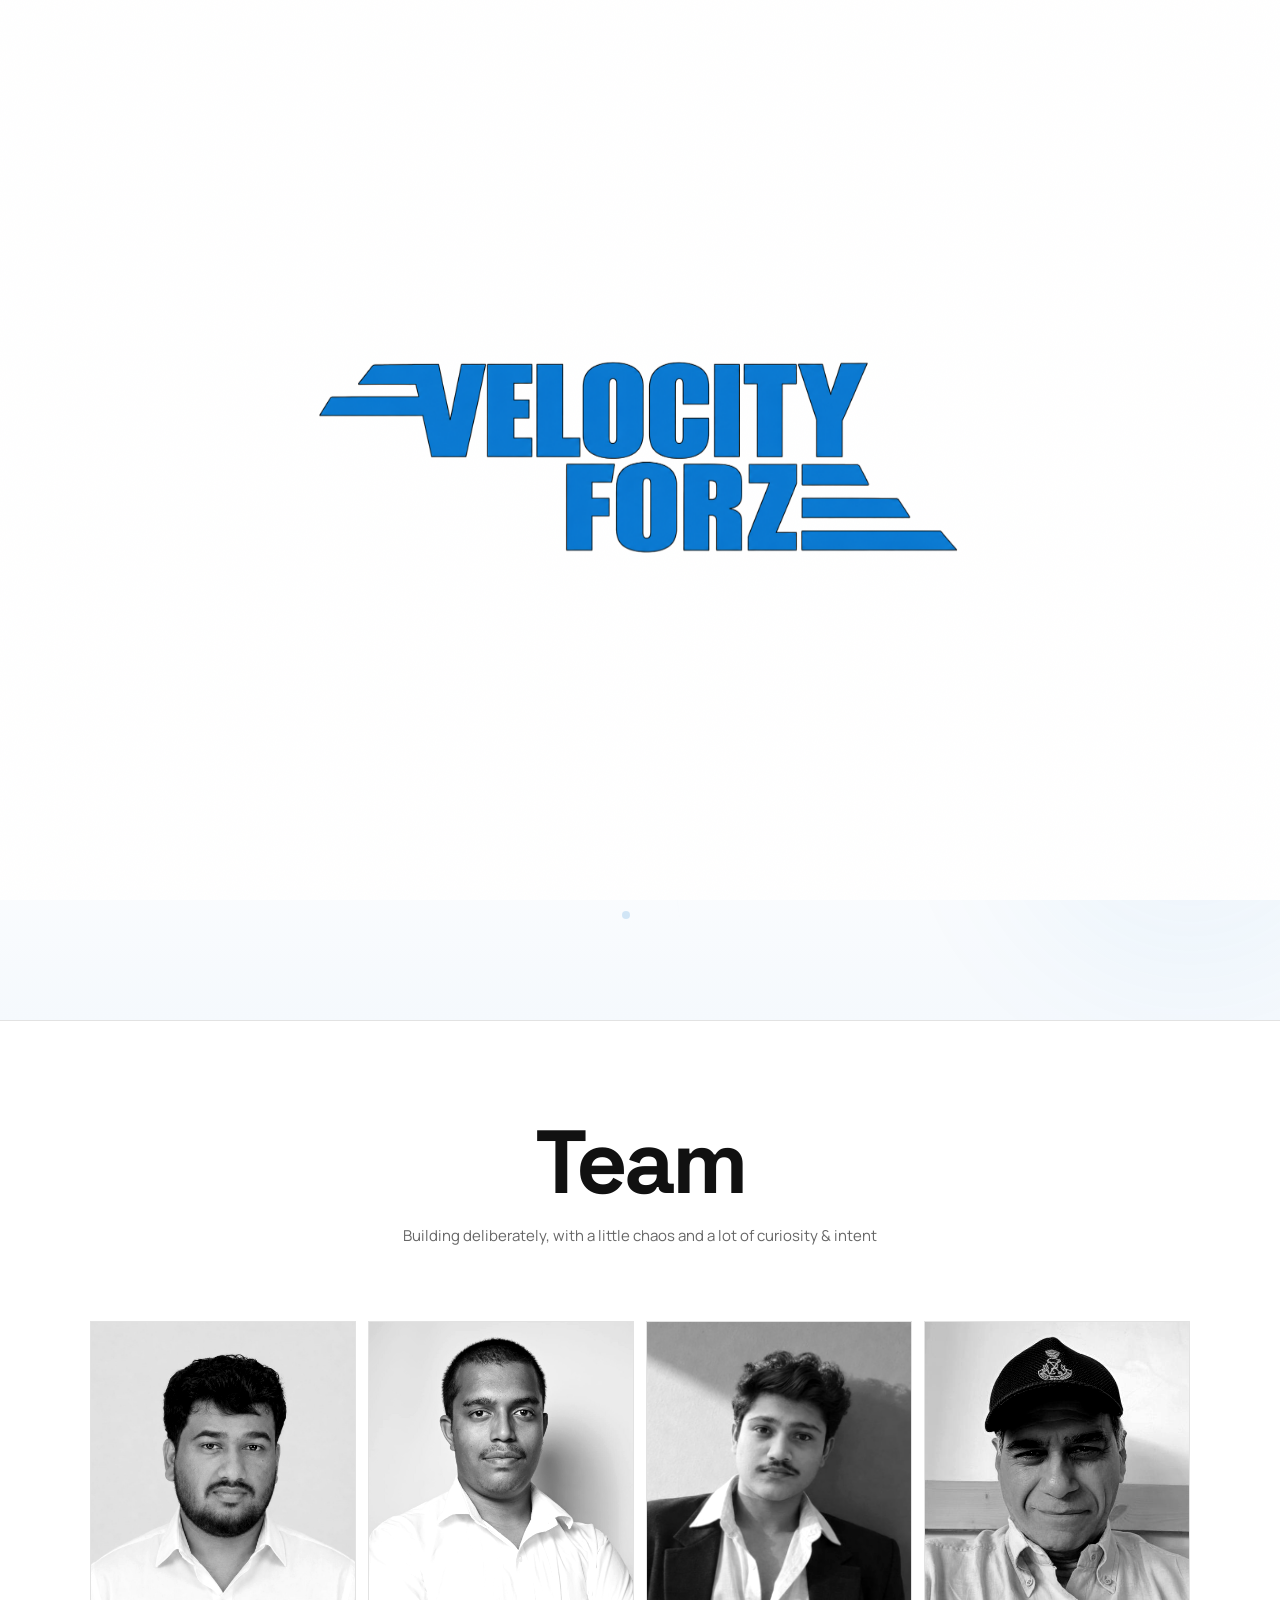
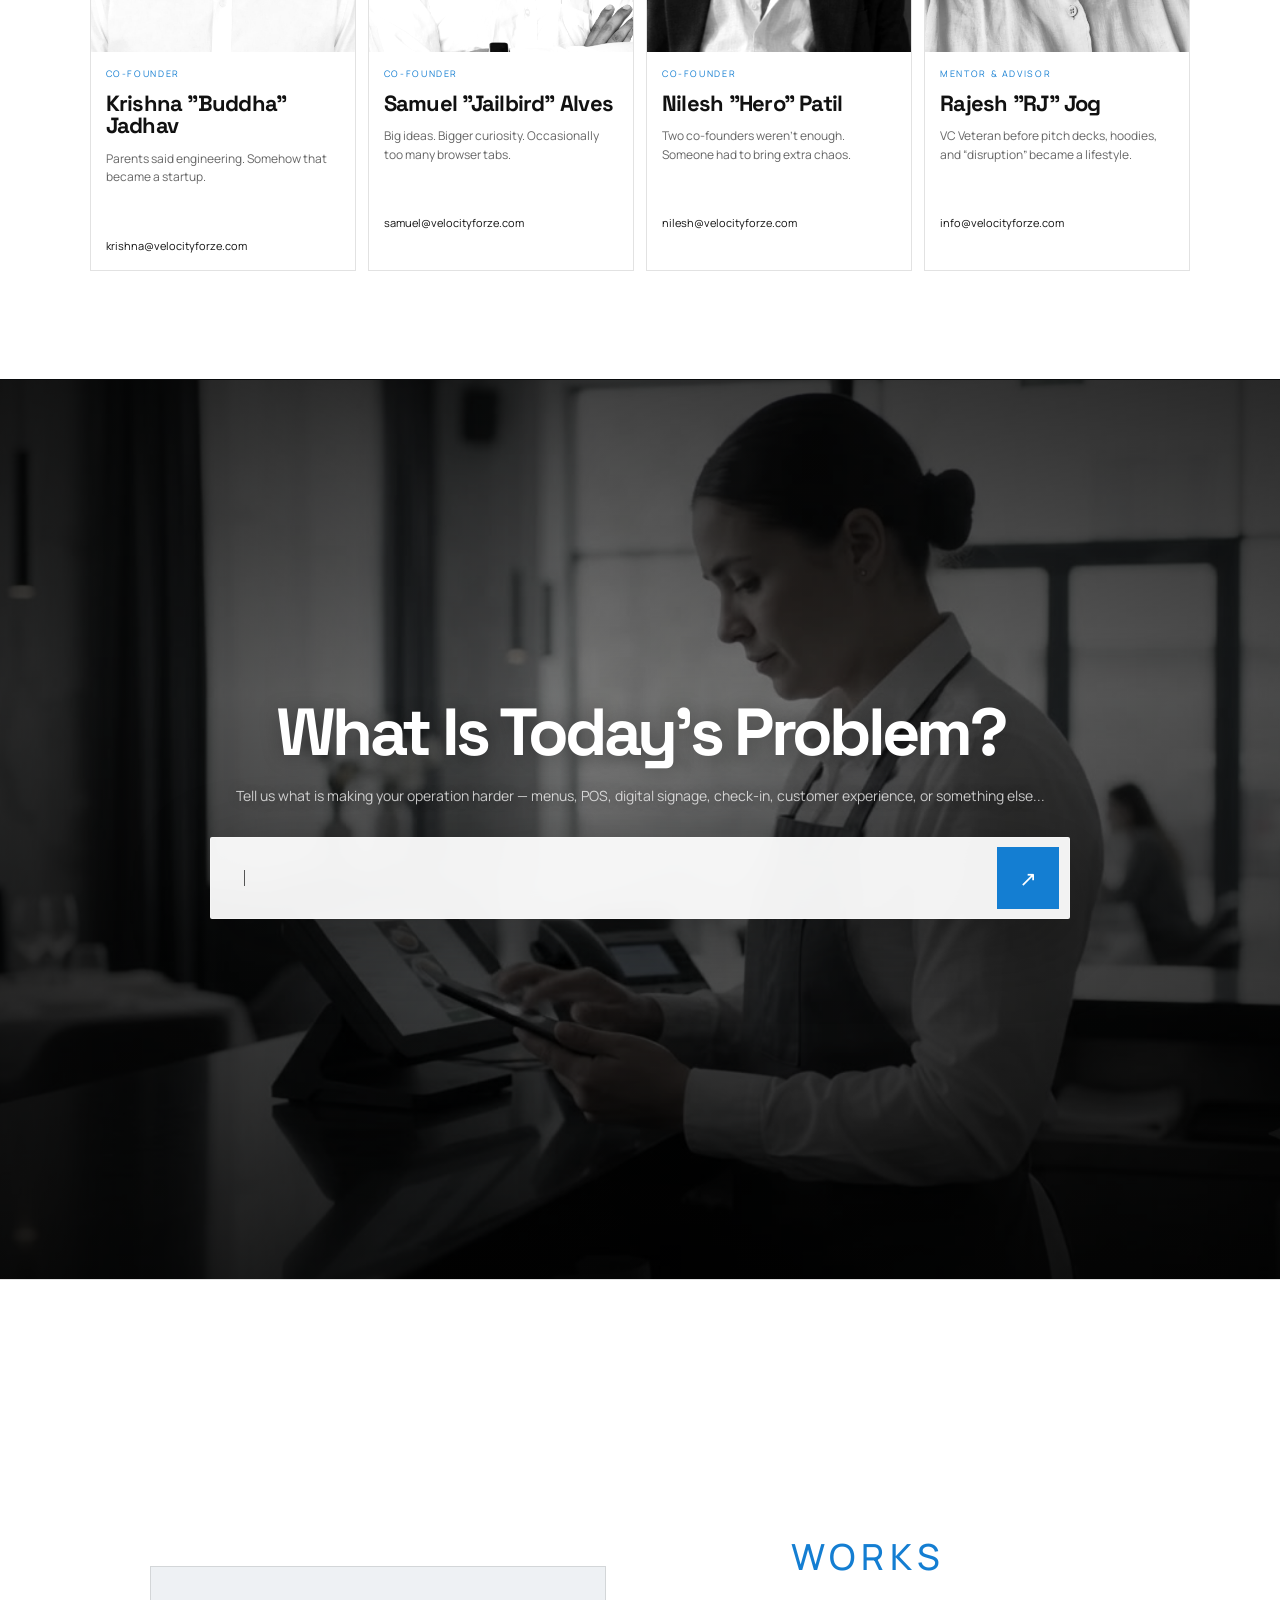
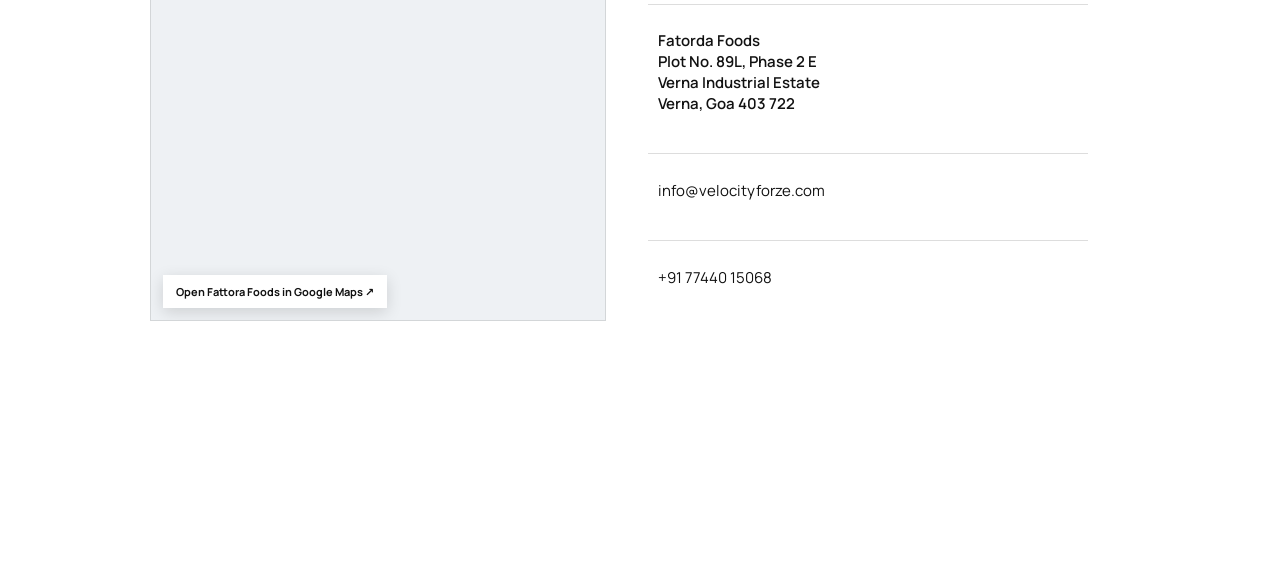
<file: index.html>
<!doctype html>
<html lang="en">
<head>
  <meta charset="UTF-8" />
  <meta name="viewport" content="width=device-width, initial-scale=1.0" />
  <meta name="description" content="Velocity Forze — AI-led technology for the HoReCa industry." />
  <title>Velocity Forze</title>
  <link rel="preconnect" href="https://fonts.googleapis.com">
  <link rel="preconnect" href="https://fonts.gstatic.com" crossorigin>
  <link href="https://fonts.googleapis.com/css2?family=Manrope:wght@400;500;600;700;800&family=Space+Grotesk:wght@400;500;600;700&display=swap" rel="stylesheet">
  <link rel="stylesheet" href="style.css" />
</head>
<body>
  <div class="opening" id="opening" aria-hidden="false">
    <div class="opening-noise"></div>
    <div class="opening-mark" aria-hidden="true"></div>
  </div>

  <div class="logo-dock" id="logoDock">
    <button class="brand-button" id="brandButton" aria-label="Return to opening screen">
      <img src="assets/velocity-forze-logo-blue.png" alt="Velocity Forze" />
    </button>
  </div>

  <header class="site-nav" id="siteNav">
    <nav aria-label="Main navigation">
      <a href="#home" class="active">Home</a>
      <a href="#about">About</a>
      <a href="#us">Us</a>
      <a href="#problem">Problem</a>
      <a href="#contact">Contact</a>
    </nav>
  </header>

  <main>
    <!-- Home is intentionally empty beside the logo. -->
    <section class="home" id="home" aria-label="Home"></section>

    <section class="section about" id="about">
      <div class="ambient ambient-a"></div>
      <div class="ambient ambient-b"></div>
      <div class="network" aria-hidden="true">
        <span class="node n1"></span><span class="node n2"></span><span class="node n3"></span>
        <span class="node n4"></span><span class="node n5"></span><span class="node n6"></span>
        <i class="line l1"></i><i class="line l2"></i><i class="line l3"></i>
        <i class="line l4"></i><i class="line l5"></i><i class="line l6"></i>
      </div>
      <div class="content content-center reveal">
        <h1>We’re Building<span>…</span></h1>
        <p class="lead">Stealth-mode startup working on a range of AI & tech solutions for the HoReCa industry.</p>
      </div>
    </section>

    <section class="section us" id="us">
      <div class="content content-center reveal">
        <h2>Team</h2>
        <p class="sublead section-intro">Building deliberately, with a little chaos and a lot of curiosity & intent</p>
      </div>

      <div class="team-grid">
        <article class="person-card reveal">
          <div class="portrait"><img src="assets/team/krishnamurthy-jadhav.jpg" alt="Krishnamurthy Jadhav"></div>
          <div class="person-meta"><span>Co-Founder</span><h3>Krishna "Buddha" Jadhav</h3><p>Parents said engineering. Somehow that became a startup.</p><a href="mailto:krishna@velocityforze.com">krishna@velocityforze.com</a></div>
        </article>
        <article class="person-card reveal">
          <div class="portrait"><img src="assets/team/samuel-alves.jpg" alt="Samuel Alves"></div>
          <div class="person-meta"><span>Co-Founder</span><h3>Samuel "Jailbird" Alves</h3><p>Big ideas. Bigger curiosity. Occasionally too many browser tabs.</p><a href="mailto:samuel@velocityforze.com">samuel@velocityforze.com</a></div>
        </article>
        <article class="person-card reveal">
          <div class="portrait"><img src="assets/team/nilesh-patil.jpg" alt="Nilesh Patil"></div>
          <div class="person-meta"><span>Co-Founder</span><h3>Nilesh "Hero" Patil</h3><p>Two co-founders weren’t enough. Someone had to bring extra chaos.</p><a href="mailto:nilesh@velocityforze.com">nilesh@velocityforze.com</a></div>
        </article>
        <article class="person-card mentor reveal">
          <div class="portrait"><img src="assets/team/rajas-joes.jpg" alt="Rajesh Jog"></div>
          <div class="person-meta"><span>Mentor & Advisor</span><h3>Rajesh "RJ" Jog</h3><p>VC Veteran before pitch decks, hoodies, and “disruption” became a lifestyle.</p><a href="mailto:info@velocityforze.com">info@velocityforze.com</a></div>
        </article>
      </div>
    </section>

    <section class="section problem" id="problem">
      <video class="problem-video" id="problemVideo" autoplay muted loop playsinline preload="metadata" poster="assets/video/problem-poster.jpg" aria-hidden="true">
        <source src="assets/video/problem-ho-reca.mp4" type="video/mp4">
      </video>
      <div class="problem-vignette"></div>
      <div class="problem-center reveal">
        <h2>What Is Today’s Problem?</h2>
        <p class="problem-byline">Tell us what is making your operation harder — menus, POS, digital signage, check-in, customer experience, or something else...</p>
        <form id="problemForm" class="problem-form">
          <label class="sr-only" for="problemInput">How can we help?</label>
          <span class="typing-placeholder" id="problemPromptText" aria-hidden="true"><span class="typing-caret"></span></span>
          <input id="problemInput" name="problem" type="text" autocomplete="off" required />
          <button type="submit" aria-label="Send problem">↗</button>
        </form>
        <div class="problem-response" id="problemResponse" aria-live="polite"></div>
      </div>
    </section>

    <section class="section contact" id="contact">
      <div class="contact-grid reveal">
        <div class="map-card" aria-label="Fattora Foods location on Google Maps">
          <iframe
            title="Fattora Foods on Google Maps"
            src="https://www.google.com/maps?q=Fattora%20Foods%2C%209W8H%2BR5P%2C%20L-90-2-E%2C%20Verna%20Industrial%20Estate%2C%20Verna%2C%20Nagve%2C%20Goa%20403722&output=embed"
            loading="lazy"
            referrerpolicy="no-referrer-when-downgrade"
            allowfullscreen>
          </iframe>
          <a class="map-overlay-link" href="https://maps.app.goo.gl/F9hnChiTCSxihVnQ9" target="_blank" rel="noopener noreferrer">Open Fattora Foods in Google Maps ↗</a>
        </div>
        <div class="contact-info">
          <p class="contact-kicker">WORKS</p>
          <div class="contact-rule"></div>
          <div class="contact-details">
            <div>
              <p><strong>Fatorda Foods</strong><br><strong>Plot No. 89L, Phase 2 E</strong><br><strong>Verna Industrial Estate</strong><br><strong>Verna, Goa 403 722</strong></p>
            </div>
            <div class="contact-rule"></div>
            <div>
              <a href="mailto:info@velocityforze.com">info@velocityforze.com</a>
            </div>
            <div class="contact-rule"></div>
            <div>
              <a href="tel:+917744015068">+91 77440 15068</a>
            </div>
          </div>
        </div>
      </div>
    </section>
  </main>

  <script src="script.js"></script>
</body>
</html>
</file>
<file: style.css>
:root{
  --black:#05070a;
  --ink:#0b0e13;
  --white:#fff;
  --muted:#929aa6;
  --line:rgba(255,255,255,.12);
  --blue:#4da8ff;
  --ease:cubic-bezier(.77,0,.18,1);
}
*{box-sizing:border-box}
html{scroll-behavior:auto}
body{margin:0;background:var(--black);color:#f5f7fa;font-family:Manrope,system-ui,sans-serif;overflow-x:hidden;overflow-y:auto}
a{color:inherit}
button,input{font:inherit}

.opening{position:fixed;inset:0;z-index:900;background:#fff;pointer-events:none;transition:opacity .65s ease,visibility .65s ease}
.opening.is-done{opacity:0;visibility:hidden}
.opening-noise{position:absolute;inset:0;opacity:.035;background-image:url("data:image/svg+xml,%3Csvg xmlns='http://www.w3.org/2000/svg' width='160' height='160' viewBox='0 0 160 160'%3E%3Cfilter id='n'%3E%3CfeTurbulence type='fractalNoise' baseFrequency='.9' numOctaves='2' stitchTiles='stitch'/%3E%3C/filter%3E%3Crect width='100%25' height='100%25' filter='url(%23n)'/%3E%3C/svg%3E")}

.logo-dock{position:fixed;z-index:1000;left:50%;top:50%;width:min(70vw,760px);transform:translate(-50%,-50%);transform-origin:center;pointer-events:none;will-change:left,top,width,transform}
.brand-button{display:block;width:100%;padding:0;border:0;background:transparent;cursor:pointer;pointer-events:auto}
.brand-button img{display:block;width:100%;height:auto}

.site-nav{position:fixed;z-index:800;left:0;right:0;top:0;height:82px;display:flex;align-items:center;justify-content:flex-end;padding:0 34px;background:linear-gradient(to bottom,rgba(5,7,10,.92),rgba(5,7,10,.48),transparent);opacity:0;transform:translateY(-16px);pointer-events:none;transition:opacity .55s ease,transform .55s var(--ease)}
.site-nav.is-visible{opacity:1;transform:translateY(0);pointer-events:auto}
.site-nav nav{display:flex;gap:28px;align-items:center}
.site-nav a{text-decoration:none;color:rgba(255,255,255,.58);font-size:12px;letter-spacing:.02em;transition:color .25s ease}
.site-nav a:hover,.site-nav a.active{color:#fff}

.home{height:100svh;background:#fff}
.section{position:relative;min-height:100svh;overflow:hidden;border-top:1px solid var(--line);padding:14vh 7vw}
.content{position:relative;z-index:4}.content-center{max-width:1000px;margin:0 auto;text-align:center}
.eyebrow{margin:0 0 22px;color:#68b4f7;font-size:10px;font-weight:700;letter-spacing:.24em;text-transform:uppercase}
h1,h2,h3{font-family:"Space Grotesk",sans-serif;letter-spacing:-.045em;margin:0}
h1{font-size:clamp(60px,9vw,132px);line-height:.92;color:#f8fafc}
h1 span{color:#3f8ed3}
h2{font-size:clamp(48px,7vw,98px);line-height:.95}
h3{font-size:clamp(22px,2.2vw,31px);line-height:1.02}
.lead{max-width:760px;margin:34px auto 0;font-size:clamp(18px,2.2vw,26px);line-height:1.5;color:#cbd2dc}
.sublead{max-width:680px;margin:12px auto 0;font-size:15px;line-height:1.7;color:#6f7a89}

.about{display:grid;place-items:center;background:radial-gradient(circle at 50% 48%,#101b2a 0%,#070a10 38%,#05070a 75%)}
.ambient{position:absolute;border-radius:50%;filter:blur(80px);opacity:.2;pointer-events:none}.ambient-a{width:34vw;height:34vw;left:-10vw;top:20%;background:#137bd1}.ambient-b{width:28vw;height:28vw;right:-7vw;bottom:5%;background:#6a3fe0}
.network{position:absolute;width:min(70vw,900px);aspect-ratio:1;left:50%;top:50%;transform:translate(-50%,-50%);opacity:.38;z-index:1}
.node{position:absolute;width:8px;height:8px;border-radius:50%;background:#43a7ff;box-shadow:0 0 28px #1c90e8;animation:pulse 3s ease-in-out infinite}.node.n1{left:18%;top:28%}.node.n2{left:77%;top:22%;animation-delay:-.5s}.node.n3{left:49%;top:49%;width:14px;height:14px;animation-delay:-1.1s}.node.n4{left:21%;top:72%;animation-delay:-1.8s}.node.n5{left:77%;top:74%;animation-delay:-2.3s}.node.n6{left:48%;top:88%;animation-delay:-.8s}
.line{position:absolute;height:1px;background:linear-gradient(90deg,rgba(61,166,255,0),rgba(61,166,255,.7),rgba(61,166,255,0));transform-origin:left center}.l1{left:20%;top:29%;width:58%;transform:rotate(-6deg)}.l2{left:20%;top:30%;width:37%;transform:rotate(31deg)}.l3{left:50%;top:50%;width:31%;transform:rotate(-35deg)}.l4{left:22%;top:72%;width:31%;transform:rotate(-28deg)}.l5{left:50%;top:51%;width:36%;transform:rotate(36deg)}.l6{left:49%;top:50%;width:40%;transform:rotate(82deg)}

.us{background:#07090d;padding-top:11vh;padding-bottom:12vh}.section-intro{margin-top:18px}.team-grid{position:relative;z-index:3;max-width:1220px;margin:72px auto 0;display:grid;grid-template-columns:repeat(4,1fr);gap:12px}
.person-card{border:1px solid rgba(255,255,255,.1);background:rgba(255,255,255,.025);min-width:0;transition:transform .45s var(--ease),border-color .45s ease,background .45s ease}.person-card:hover{transform:translateY(-8px);border-color:rgba(78,168,255,.5);background:rgba(255,255,255,.045)}
.portrait{aspect-ratio:4/5;overflow:hidden;background:#15171b}.portrait img{width:100%;height:100%;object-fit:cover;display:block;filter:grayscale(1) contrast(1.04);transform:scale(1.01);transition:transform .7s var(--ease),filter .45s ease}.person-card:hover .portrait img{transform:scale(1.05);filter:grayscale(.9) contrast(1.08)}
.person-meta{padding:15px}.person-meta>span{display:block;color:#5fa9e7;font-size:9px;letter-spacing:.18em;text-transform:uppercase;margin-bottom:12px}.person-meta h3{font-size:22px;letter-spacing:-.035em}.person-meta p{min-height:66px;margin:13px 0 17px;color:#8f98a5;font-size:12px;line-height:1.55}.person-meta a{font-size:11px;text-decoration:none;color:#e9edf2;word-break:break-word}.person-meta a:hover{text-decoration:underline;text-underline-offset:3px}

.problem{padding:0;display:grid;place-items:center;background:#020508}.problem canvas{position:absolute;inset:0;width:100%;height:100%;display:block}.problem-vignette{position:absolute;inset:0;background:radial-gradient(circle at center,rgba(5,9,15,.18),rgba(2,5,8,.74) 62%,rgba(1,3,5,.94));z-index:1}.problem-topline,.problem-foot{position:absolute;z-index:4;left:34px;right:34px;display:flex;justify-content:space-between;color:rgba(220,230,240,.42);font-size:9px;letter-spacing:.16em;text-transform:uppercase}.problem-topline{top:31px}.problem-foot{bottom:30px}.problem-center{position:relative;z-index:5;width:min(760px,86vw);text-align:center}.problem-center h2{font-size:clamp(46px,7vw,90px)}.problem-center>p:not(.eyebrow){max-width:650px;margin:25px auto 28px;color:#a4afbd;line-height:1.65;font-size:15px}.problem-form{height:70px;border:1px solid rgba(255,255,255,.2);background:rgba(5,8,12,.62);backdrop-filter:blur(18px);display:flex;align-items:center;padding:8px 8px 8px 22px;box-shadow:0 20px 80px rgba(0,0,0,.38)}.problem-form input{flex:1;min-width:0;border:0;outline:0;background:transparent;color:#fff;font-size:15px}.problem-form input::placeholder{color:#6e7784}.problem-form button{width:54px;height:54px;border:0;background:#fff;color:#080b10;font-size:21px;cursor:pointer;transition:transform .25s ease}.problem-form button:hover{transform:translate(2px,-2px)}.problem-response{min-height:26px;margin-top:16px;color:#dce6f0;font-size:12px}.problem-response.show{animation:fadeUp .5s ease both}

.contact{background:#080a0e;display:grid;align-items:center}.contact-grid{width:min(1180px,100%);margin:auto;display:grid;grid-template-columns:1.25fr .75fr;gap:8vw;align-items:end}.contact-side{padding-bottom:4px}.contact-side>p:first-child{max-width:360px;color:#929daa;font-size:16px;line-height:1.65}.contact-email{display:inline-block;margin-top:22px;font-family:"Space Grotesk",sans-serif;font-size:clamp(24px,3vw,42px);text-decoration:none;letter-spacing:-.04em}.contact-email:hover{color:#69b7ff}.contact-rule{height:1px;background:var(--line);margin:38px 0 18px}.contact-small{color:#667180;font-size:11px;line-height:1.7}

.reveal{opacity:0;transform:translateY(30px);transition:opacity .9s ease,transform .9s var(--ease)}.reveal.visible{opacity:1;transform:none}
.sr-only{position:absolute;width:1px;height:1px;padding:0;margin:-1px;overflow:hidden;clip:rect(0,0,0,0);white-space:nowrap;border:0}

@keyframes pulse{0%,100%{transform:scale(.75);opacity:.5}50%{transform:scale(1.5);opacity:1}}
@keyframes fadeUp{from{opacity:0;transform:translateY(8px)}to{opacity:1;transform:none}}

@media (max-width:1000px){.team-grid{grid-template-columns:repeat(2,1fr)}.contact-grid{grid-template-columns:1fr;gap:50px}.site-nav{padding-right:24px}.site-nav nav{gap:18px}}
@media (max-width:650px){.logo-dock{width:78vw}.site-nav{height:72px;padding:0 16px}.site-nav nav{gap:13px}.site-nav a{font-size:10px}.section{padding:12vh 20px}.team-grid{grid-template-columns:1fr;gap:14px;margin-top:52px}.person-meta p{min-height:0}.problem-topline,.problem-foot{left:16px;right:16px;font-size:7px}.problem-topline span:last-child{display:none}.problem-foot span:nth-child(2){display:none}.problem-form{height:62px;padding-left:16px}.problem-form button{height:48px;width:48px}.contact-grid{padding-bottom:4vh}h1{font-size:clamp(54px,15vw,88px)}}

@media (prefers-reduced-motion:reduce){html{scroll-behavior:auto}.reveal,.person-card,.portrait img,.brand-button,.site-nav,.opening{transition:none!important}.node{animation:none}}

/* Opening / logo door */
.opening{background:#05070a}
.home{height:120px;background:#05070a;border:0}
.site-nav{padding-left:180px}
.contact{background:#080a0e}
.contact-grid{align-items:center}
.contact-copy{align-self:center}
.contact-intro{max-width:520px;margin:28px 0 0;color:#8f99a7;font-size:15px;line-height:1.7}
.contact-form{width:100%;display:grid;gap:18px}
.contact-form label{display:grid;gap:9px}
.contact-form label span{font-size:9px;letter-spacing:.18em;text-transform:uppercase;color:#69b7ff}
.field-row{display:grid;grid-template-columns:1fr 1fr;gap:14px}
.contact-form input,.contact-form textarea{width:100%;border:1px solid rgba(255,255,255,.14);outline:0;background:rgba(255,255,255,.025);color:#f5f7fa;padding:15px 16px;font:inherit;font-size:13px;transition:border-color .25s ease,background .25s ease}
.contact-form textarea{resize:vertical;min-height:145px;line-height:1.6}
.contact-form input::placeholder,.contact-form textarea::placeholder{color:#68727f}
.contact-form input:focus,.contact-form textarea:focus{border-color:rgba(77,168,255,.65);background:rgba(255,255,255,.04)}
.contact-submit-row{display:flex;align-items:center;gap:18px}
.contact-submit-row button{border:0;background:#f5f7fa;color:#080b10;padding:15px 22px;font-size:12px;font-weight:700;cursor:pointer;transition:transform .25s ease,background .25s ease}
.contact-submit-row button span{display:inline-block;margin-left:10px;font-size:16px}
.contact-submit-row button:hover{transform:translateY(-2px);background:#fff}
.contact-status{margin:0;color:#9eabb9;font-size:11px;line-height:1.5;opacity:0}
.contact-status.show{opacity:1}

@media (max-width:1000px){.site-nav{padding-left:150px}.contact-grid{grid-template-columns:1fr;gap:48px}.contact-copy{align-self:auto}.contact-intro{margin-top:20px}}
@media (max-width:650px){
  .home{height:96px}
  .site-nav{padding:0 16px 0 112px}
  .field-row{grid-template-columns:1fr}
  .contact-submit-row{align-items:flex-start;flex-direction:column}
  .contact-status{max-width:280px}
}


/* ===== VELOCITY FORZE — WHITE / BLACK / BLUE THEME ===== */
:root{
  --black:#ffffff;
  --ink:#111111;
  --white:#111111;
  --muted:#666666;
  --line:rgba(17,17,17,.12);
  --blue:#147ed2;
  --blue-dark:#0b65b1;
  --blue-soft:#f3f8fd;
  --ease:cubic-bezier(.77,0,.18,1);
}
body{background:#fff;color:#111}
.opening{background:#fff}
.opening-noise{opacity:.018}
.home{background:#fff}
.site-nav{background:linear-gradient(to bottom,rgba(255,255,255,.97),rgba(255,255,255,.78),transparent)}
.site-nav a{color:rgba(17,17,17,.52)}
.site-nav a:hover,.site-nav a.active{color:#147ed2}
.about{background:linear-gradient(180deg,#fff 0%,#fff 70%,#f5f9fd 100%)}
.ambient-a,.ambient-b{background:var(--blue);opacity:.055}
.network{opacity:.17}
.node{background:var(--blue);box-shadow:0 0 20px rgba(20,126,210,.24)}
.line{background:linear-gradient(90deg,rgba(20,126,210,0),rgba(20,126,210,.45),rgba(20,126,210,0))}
.eyebrow{color:var(--blue)}
h1,h2,h3{color:#111}
h1 span{color:var(--blue)}
.lead{color:#333}
.sublead{color:#666}
.us{background:#fff}
.person-card{border-color:rgba(17,17,17,.12);background:#fff}
.person-card:hover{border-color:rgba(20,126,210,.48);background:#fafcff}
.portrait{background:#eee}
.person-meta>span{color:var(--blue)}
.person-meta p{color:#666}
.person-meta a{color:#111}
.person-meta a:hover{color:var(--blue)}
.problem{background:#f7fbff}
.problem-vignette{background:radial-gradient(circle at center,rgba(255,255,255,.25),rgba(247,251,255,.82) 62%,rgba(255,255,255,.98))}
.problem-topline,.problem-foot{color:rgba(17,17,17,.42)}
.problem-center>p:not(.eyebrow){color:#555}
.problem-form{border-color:rgba(20,126,210,.28);background:rgba(255,255,255,.9);box-shadow:0 20px 80px rgba(20,126,210,.08)}
.problem-form input{color:#111}
.problem-form input::placeholder{color:#888}
.problem-form button{background:var(--blue);color:#fff}
.problem-form button:hover{background:var(--blue-dark)}
.problem-response{color:#333}
.contact{background:#fff}
.contact-side>p:first-child,.contact-intro{color:#666}
.contact-email{color:#111}
.contact-email:hover{color:var(--blue)}
.contact-rule{background:rgba(17,17,17,.12)}
.contact-small{color:#777}
.contact-form label span{color:var(--blue)}
.contact-form input,.contact-form textarea{border-color:rgba(17,17,17,.16);background:#fff;color:#111}
.contact-form input:focus,.contact-form textarea:focus{border-color:rgba(20,126,210,.65);background:#fff}
.contact-form button,.contact-submit-row button{background:#111;color:#fff}
.contact-form button:hover,.contact-submit-row button:hover{background:var(--blue);color:#fff}
.contact-status{color:#555}

/* Keep the supplied blue logo exactly as the brand mark; only the white canvas is removed. */
.brand-button img{filter:none}

@media (max-width:650px){
  .about{background:linear-gradient(180deg,#fff 0%,#fff 72%,#f5f9fd 100%)}
}

/* Final motion polish */
.logo-dock{will-change:left,top,width,transform;transition:filter .35s ease}
.brand-button{transition:transform .7s cubic-bezier(.22,1,.36,1),filter .45s ease}
.brand-button:hover{transform:scale(1.025)}
.site-nav{will-change:opacity,transform}
.reveal{transition-duration:1.05s}

/* ===== PROBLEM VIDEO — CINEMATIC HOReCa FOOTAGE ===== */
.problem{position:relative;overflow:hidden;isolation:isolate;background:#080a0d;min-height:100vh}
.problem-video{position:absolute;inset:0;width:100%;height:100%;object-fit:cover;display:block;z-index:0;filter:grayscale(.62) contrast(1.05) brightness(.72);transform:scale(1.015);}
.problem-vignette{position:absolute;inset:0;z-index:1;background:
  linear-gradient(90deg,rgba(0,0,0,.64) 0%,rgba(0,0,0,.28) 45%,rgba(0,0,0,.55) 100%),
  linear-gradient(180deg,rgba(0,0,0,.52) 0%,rgba(0,0,0,.08) 35%,rgba(0,0,0,.62) 100%);
}
.problem-center{z-index:5}
.problem-center h2{color:#fff;text-shadow:0 2px 20px rgba(0,0,0,.25)}
.problem-center>p:not(.eyebrow){color:rgba(255,255,255,.76);text-shadow:0 1px 12px rgba(0,0,0,.35)}
.problem-topline,.problem-foot{z-index:5;color:rgba(255,255,255,.62)}
.problem-form{border-color:rgba(255,255,255,.34);background:rgba(255,255,255,.94);backdrop-filter:blur(14px);box-shadow:0 22px 80px rgba(0,0,0,.32)}
.problem-form input{color:#111}
.problem-form input::placeholder{color:#777}
.problem-form button{background:#147ed2;color:#fff}
.problem-response{color:#fff;text-shadow:0 1px 10px rgba(0,0,0,.3)}
@media (prefers-reduced-motion:reduce){.problem-video{animation:none;transform:none}}


/* ===== REQUESTED FINAL REFINEMENTS ===== */
.site-nav{height:90px;padding:0 42px}
.site-nav nav{gap:32px}
.site-nav a{font-size:15px;font-weight:500;letter-spacing:0}
.eyebrow{display:none}
.about .content-center{max-width:1200px}
.about h1 span{color:#111}
.about .lead{max-width:none;width:100%;white-space:nowrap;text-align:center;margin:30px auto 0;font-size:clamp(14px,1.45vw,21px);color:#333;font-weight:400}
.problem-center{transform:translateY(10vh)}
.problem-topline,.problem-foot{display:none}
.contact-grid{grid-template-columns:1fr 1fr;align-items:stretch;gap:5vw}
.map-card{position:relative;display:block;min-height:430px;overflow:hidden;border:1px solid rgba(17,17,17,.12);background:#f5f7f9;text-decoration:none;color:#111}
.map-google-panel{position:absolute;inset:0;display:flex;flex-direction:column;align-items:center;justify-content:center;text-align:center;padding:40px;background:radial-gradient(circle at 50% 40%,rgba(20,126,210,.09),transparent 42%),linear-gradient(135deg,#f7f9fb,#edf2f6)}
.google-mark{position:absolute;top:28px;left:30px;font-family:Arial,sans-serif;font-size:28px;font-weight:700;color:#4285f4}
.map-pin-large{width:58px;height:58px;border-radius:50% 50% 50% 0;background:#147ed2;color:#fff;display:grid;place-items:center;font-size:12px;transform:rotate(-45deg);box-shadow:0 14px 32px rgba(20,126,210,.22);margin-bottom:28px}
.map-pin-large::first-letter{transform:rotate(45deg)}
.map-google-panel h3{margin:0;font-size:28px;letter-spacing:-.03em}
.map-google-panel p{margin:10px 0 24px;color:#66717d;font-size:14px}
.map-open-button{display:inline-flex;align-items:center;padding:13px 18px;background:#111;color:#fff;font-size:12px;font-weight:700;transition:transform .25s ease,background .25s ease}
.map-card:hover .map-open-button{transform:translateY(-2px);background:#147ed2}
.contact-form{align-self:center}
@media (max-width:1000px){.site-nav{padding:0 28px}.site-nav nav{gap:22px}.site-nav a{font-size:13px}.contact-grid{grid-template-columns:1fr;gap:48px}.map-card{min-height:360px}}
@media (max-width:650px){.site-nav{height:72px;padding:0 16px}.site-nav nav{gap:13px}.site-nav a{font-size:11px}.about .lead{white-space:normal;font-size:15px}.problem-center{transform:translateY(7vh)}.map-card{min-height:300px}}


/* ===== LATEST PROBLEM + LIVE GOOGLE MAP REFINEMENTS ===== */
.problem-center h2{font-size:clamp(42px,6.3vw,82px);letter-spacing:-.05em}
.problem-center>p:not(.eyebrow){max-width:720px;margin:20px auto 18px;font-size:14px;line-height:1.6}
.problem-prompt{min-height:34px;margin:0 auto 12px;color:#fff;font-family:"Space Grotesk",sans-serif;font-size:clamp(18px,2vw,25px);font-weight:500;letter-spacing:-.02em;text-shadow:0 1px 14px rgba(0,0,0,.35)}
.typing-caret{display:inline-block;width:1px;height:1.05em;margin-left:5px;vertical-align:-.15em;background:#fff;animation:typingBlink .75s steps(1,end) infinite}
@keyframes typingBlink{50%{opacity:0}}
.problem-form{height:64px;max-width:680px;margin:0 auto}
.problem-form input{font-size:14px}
.problem-form button{width:50px;height:48px}
.map-card{position:relative;display:block;min-height:430px;overflow:hidden;border:1px solid rgba(17,17,17,.12);background:#e9edf2}
.map-card iframe{position:absolute;inset:0;width:100%;height:100%;border:0;display:block}
.map-overlay-link{position:absolute;left:18px;bottom:18px;z-index:3;display:inline-flex;align-items:center;padding:11px 14px;background:rgba(255,255,255,.94);color:#111;text-decoration:none;font-size:11px;font-weight:700;box-shadow:0 6px 22px rgba(0,0,0,.16);backdrop-filter:blur(8px);transition:transform .2s ease,background .2s ease}
.map-overlay-link:hover{transform:translateY(-2px);background:#fff}
@media (max-width:650px){.problem-center{transform:translateY(7vh)}.problem-prompt{font-size:18px}.problem-form{height:60px}.map-card{min-height:300px}}

/* ===== FINAL PROBLEM DIALOG REFINEMENT ===== */
.problem-byline{
  max-width:none !important;
  white-space:nowrap;
  margin:20px auto 24px !important;
  font-size:14px;
  line-height:1.5;
}
.problem-form{
  position:relative;
  max-width:680px;
  overflow:hidden;
}
.typing-placeholder{
  position:absolute;
  left:22px;
  top:50%;
  transform:translateY(-50%);
  color:#777;
  font-size:14px;
  pointer-events:none;
  white-space:nowrap;
  z-index:1;
}
.problem-form input:focus + .typing-placeholder{display:none}
.problem-form input:not(:placeholder-shown) + .typing-placeholder{display:none}
.problem-form input{position:relative;z-index:2;background:transparent}
.problem-form .typing-placeholder{z-index:1}
.typing-caret{display:inline-block;width:1px;height:1.05em;margin-left:5px;vertical-align:-.15em;background:#555;animation:typingBlink .75s steps(1,end) infinite}
@media (max-width:650px){
  .problem-byline{white-space:normal !important;max-width:90vw !important}
  .typing-placeholder{left:16px;font-size:13px}
}


/* ===== V6 SPACING + LONGER PROBLEM DIALOG ===== */
.about .content-center h1{margin-bottom:42px;display:inline-block;position:relative}
.about .content-center h1 span{position:absolute;left:calc(100% + 22px);top:50%;transform:translateY(-46%);white-space:nowrap}
.about .lead{margin-top:0}
.problem-center{width:min(900px,92vw)}
.problem-byline{max-width:100% !important;white-space:nowrap;margin:20px auto 30px !important}
.problem-form{max-width:860px;height:82px;padding:10px 10px 10px 28px;border-radius:2px}
.problem-form input{font-size:16px;padding-right:12px}
.problem-form button{width:62px;height:62px}
.typing-placeholder{left:28px;font-size:16px}
.map-card-pending{min-height:430px;display:grid;place-items:center;background:linear-gradient(145deg,#f8fafc,#edf3f8);border:1px solid rgba(17,17,17,.12)}
.map-pending-inner{text-align:center;max-width:430px;padding:36px}
.map-pending-pin{width:58px;height:58px;margin:0 auto 22px;border-radius:50% 50% 50% 0;transform:rotate(-45deg);display:grid;place-items:center;background:#147ed2;color:#fff;font-size:25px;box-shadow:0 14px 32px rgba(20,126,210,.22)}
.map-pending-pin::first-letter{transform:rotate(45deg)}
.map-pending-inner h3{font-size:26px;margin:0 0 10px}
.map-pending-inner p{margin:0 auto 24px;color:#687481;font-size:13px;line-height:1.6}
.map-open-button{display:inline-flex;align-items:center;padding:13px 18px;background:#111;color:#fff;text-decoration:none;font-size:12px;font-weight:700}
.map-open-button:hover{background:#147ed2}
@media (max-width:650px){
  .about .content-center h1{margin-bottom:28px}
  .about .content-center h1 span{position:static;display:inline;margin-left:14px;transform:none}
  .problem-byline{white-space:normal !important;max-width:92vw !important}
  .problem-form{height:70px;padding-left:18px}
  .problem-form button{width:54px;height:54px}
  .typing-placeholder{left:18px;font-size:14px}
}

/* ===== PROBLEM SECTION POSITION — LOWER, WITH BREATHING ROOM ===== */
.problem-center{transform:translateY(20vh)}
@media (max-width:650px){.problem-center{transform:translateY(15vh)}}


/* ===== PRODUCTION MAP + QUERY DELIVERY ===== */
.map-card{position:relative;min-height:430px;overflow:hidden;border:1px solid rgba(17,17,17,.12);background:#e9edf2}
.map-card iframe{position:absolute;inset:0;width:100%;height:100%;border:0;display:block}
.map-overlay-link{position:absolute;left:18px;bottom:18px;z-index:3;display:inline-flex;align-items:center;padding:12px 15px;background:rgba(255,255,255,.95);color:#111;text-decoration:none;font-size:11px;font-weight:700;box-shadow:0 6px 22px rgba(0,0,0,.16);backdrop-filter:blur(8px);transition:transform .2s ease,background .2s ease}
.map-overlay-link:hover{transform:translateY(-2px);background:#147ed2;color:#fff}
.problem-response{max-width:860px;margin:12px auto 0}
@media (max-width:1000px){.map-card{min-height:380px}.problem-byline{white-space:normal!important}}
@media (max-width:650px){.map-card{min-height:320px}.map-overlay-link{left:12px;right:12px;justify-content:center;bottom:12px;font-size:10px}.problem-response{font-size:11px;padding:0 12px}}


/* ===== FINAL CONTACT MAP — MATCHED TO THE PROVIDED REFERENCE ===== */
.contact-grid{
  width:min(1100px, calc(100% - 48px));
  grid-template-columns:minmax(0, 1fr) minmax(0, 1fr);
  gap:72px;
  align-items:center;
}
.map-card{
  width:100%;
  height:auto;
  min-height:0;
  aspect-ratio: 1.28 / 1;
  position:relative;
  overflow:hidden;
  border:1px solid rgba(17,17,17,.14);
  background:#eef1f4;
}
.map-card iframe{
  position:absolute;
  inset:0;
  width:100%;
  height:100%;
  border:0;
  display:block;
}
.map-overlay-link{
  left:12px;
  bottom:12px;
  padding:10px 13px;
  font-size:11px;
  line-height:1.2;
  background:rgba(255,255,255,.96);
  color:#111;
  box-shadow:0 4px 16px rgba(0,0,0,.14);
}
.contact-form{
  width:100%;
  max-width:520px;
  justify-self:start;
}
@media (max-width:1000px){
  .contact-grid{
    width:min(760px, calc(100% - 40px));
    grid-template-columns:1fr;
    gap:44px;
  }
  .map-card{
    width:100%;
    aspect-ratio:1.35 / 1;
  }
  .contact-form{
    max-width:none;
  }
}
@media (max-width:650px){
  .contact-grid{
    width:calc(100% - 32px);
    gap:30px;
  }
  .map-card{
    aspect-ratio:1.12 / 1;
  }
  .map-overlay-link{
    left:10px;
    right:10px;
    bottom:10px;
    justify-content:center;
    text-align:center;
  }
}
/* About — stronger hero typography */
.about .content-center h1{font-size:clamp(72px,10.5vw,158px);line-height:.86;letter-spacing:-.065em;white-space:nowrap}
.about .content-center h1 span{font-size:.78em;letter-spacing:-.06em}
.about .content-center .lead{max-width:980px;margin-top:46px}
@media (max-width:900px){.about .content-center h1{font-size:clamp(58px,11vw,104px)}.about .content-center .lead{margin-top:32px}}
@media (max-width:650px){.about .content-center h1{font-size:clamp(46px,13vw,78px);white-space:normal}.about .content-center h1 span{font-size:.8em}.about .content-center .lead{margin-top:28px}}



/* ===== TESTIMONIAL / CLIENT STORY ===== */
.testimonial{background:#fff;color:#111;display:grid;align-items:center;border-top:1px solid rgba(17,17,17,.08)}
.testimonial-grid{width:min(1100px,calc(100% - 48px));margin:0 auto;display:grid;grid-template-columns:.72fr 1.28fr;gap:8vw;align-items:center}
.testimonial-brand{display:flex;flex-direction:column;align-items:flex-start;justify-content:center}
.testimonial-label{font-size:10px;letter-spacing:.18em;text-transform:uppercase;color:#147ed2;font-weight:700;margin-bottom:24px}
.client-logo{display:block;width:min(100%,360px);height:auto;max-height:150px;object-fit:contain;object-position:left center}
.testimonial-location{margin:20px 0 0;color:#6b7480;font-size:13px}
.testimonial-copy h2{font-size:clamp(38px,5vw,70px);line-height:.98;color:#111}
.testimonial-copy p{max-width:700px;margin:24px 0 0;color:#4d5661;font-size:16px;line-height:1.75}
.testimonial-tags{display:flex;flex-wrap:wrap;gap:8px;margin-top:28px}
.testimonial-tags span{padding:9px 12px;border:1px solid rgba(17,17,17,.12);font-size:11px;color:#333;background:#fafafa}

/* Slow, deliberate section transitions. */
@media (max-width:1000px){
  .testimonial-grid{grid-template-columns:1fr;gap:48px;width:min(760px,calc(100% - 40px))}
  .client-logo{width:min(100%,320px)}
}
@media (max-width:650px){
  .testimonial-grid{width:calc(100% - 32px);gap:34px}
  .testimonial-copy p{font-size:14px}
  .testimonial-tags{gap:6px}
  .testimonial-tags span{font-size:10px;padding:8px 10px}
}

/* Keep the animated prompt out of the user's typing area. */
.problem-form .typing-placeholder{transition:opacity .18s ease}
.problem-form .typing-placeholder.is-hidden{opacity:0}
.problem-form:focus-within .typing-placeholder{opacity:0}

/* ===== V15 CLEANUP ===== */
.problem-center h2{white-space:nowrap;font-size:clamp(18px,5.2vw,82px);letter-spacing:-.055em}
.contact-info{width:100%;max-width:520px;justify-self:start}
.contact-kicker{margin:1 1 20px;color:var(--blue);font-size:36px;letter-spacing:.18em;text-transform:uppercase;font-weight:600}
.contact-info h2{margin:0;font-size:clamp(42px,5vw,72px);line-height:.95;letter-spacing:-.055em;color:#111}
.contact-details{display:grid;gap:26px}
.contact-details>div{display:grid;gap:8px}
.contact-details span{font-size:9px;letter-spacing:.18em;text-transform:uppercase;color:var(--blue)}
.contact-details p,.contact-details a{margin:0;color:#111;font-size:16px;line-height:1.55;text-decoration:none}
.contact-details a:hover{color:var(--blue)}
@media (max-width:650px){.problem-center h2{font-size:clamp(18px,6.2vw,34px)}.contact-info{max-width:none}.contact-info h2{font-size:clamp(38px,11vw,58px)}}

/* Contact panel: exactly one separator between information blocks. */
.contact-info > .contact-rule{display:block;height:1px;margin:20px 0 22px;background:rgba(17,17,17,.14)}
.contact-details > .contact-rule{display:block;height:1px;margin:20px 0 22px;background:rgba(17,17,17,.14)}
.contact-details > div:last-child{padding-bottom:0}
.contact-details strong{font-weight:600}

/* ===== CONTACT / WORKS — REFERENCE LAYOUT ===== */
.contact{background:#fff;display:grid;align-items:center}
.contact-grid{width:min(980px,calc(100% - 80px));margin:auto;display:grid;grid-template-columns:minmax(0,456px) minmax(0,440px);gap:42px;align-items:start}
.map-card{min-height:355px;height:355px;border:1px solid rgba(17,17,17,.12)}
.contact-info{align-self:start;padding:0;margin:0}
.contact-kicker{margin:0;color:var(--blue);font-size:36px;line-height:1.05;font-weight:500;letter-spacing:.16em;text-transform:uppercase;text-align:left}
.contact-info>.contact-rule{height:1px;margin:28px 0 0;background:rgba(17,17,17,.14)}
.contact-details{margin:0;padding:0}
.contact-details>div:not(.contact-rule){padding:25px 0 38px;text-align:left}
.contact-details>div:not(.contact-rule) p{margin:0;font-size:15px;line-height:1.42;color:#111}
.contact-details>div:not(.contact-rule) a{font-size:15px;color:#111;text-decoration:none}
.contact-details>div:not(.contact-rule) a:hover{color:var(--blue)}
.contact-details>.contact-rule{height:1px;margin:0;background:rgba(17,17,17,.14)}
.contact-details>div:last-child{padding-bottom:0}
@media (max-width:1000px){
  .contact-grid{width:min(920px,calc(100% - 48px));grid-template-columns:1fr 1fr;gap:28px}
  .map-card{height:330px;min-height:330px}
  .contact-kicker{font-size:32px}
}
@media (max-width:650px){
  .contact-grid{width:calc(100% - 40px);grid-template-columns:1fr;gap:28px}
  .map-card{height:300px;min-height:300px}
  .contact-kicker{font-size:28px}
}

/* Match the supplied Contact reference precisely. */
.contact-kicker{text-align:center}
.map-card{margin-top:48px}
@media (max-width:1000px){.map-card{margin-top:36px}}
@media (max-width:650px){.map-card{margin-top:0}.contact-kicker{text-align:left}}


/* ===== CONTACT — FINAL REFERENCE MATCH ===== */
.contact{background:#fff;display:grid;align-items:center;}
.contact-grid{
  width:min(980px,calc(100% - 80px));
  margin:auto;
  display:grid;
  grid-template-columns:minmax(0,456px) minmax(0,440px);
  gap:42px;
  align-items:start;
}
.contact .map-card{
  width:100%;
  height:355px;
  min-height:355px;
  margin-top:28px;
  border:1px solid rgba(17,17,17,.12);
}
.contact .contact-info{
  width:100%;
  max-width:440px;
  padding:0;
  margin:0;
  align-self:start;
}
.contact .contact-kicker{
  margin:0;
  padding:0;
  color:var(--blue);
  font-size:36px;
  line-height:1.05;
  font-weight:500;
  letter-spacing:.16em;
  text-transform:uppercase;
  text-align:center;
}
.contact .contact-info > .contact-rule{
  display:block;
  width:100%;
  height:1px;
  margin:28px 0 0;
  background:rgba(17,17,17,.14);
}
.contact .contact-details{margin:0;padding:0;display:block;}
.contact .contact-details > div:not(.contact-rule){
  padding:25px 10px 38px;
  text-align:left;
}
.contact .contact-details > div:not(.contact-rule) p{
  margin:0;
  font-size:15px;
  line-height:1.42;
  color:#111;
}
.contact .contact-details > div:not(.contact-rule) a{
  font-size:15px;
  color:#111;
  text-decoration:none;
}
.contact .contact-details > div:not(.contact-rule) a:hover{color:var(--blue);}
.contact .contact-details > .contact-rule{
  display:block;
  width:100%;
  height:1px;
  margin:0;
  background:rgba(17,17,17,.14);
}
.contact .contact-details > div:last-child{padding-bottom:0;}

@media (max-width:1000px){
  .contact-grid{width:min(920px,calc(100% - 48px));grid-template-columns:1fr 1fr;gap:28px;}
  .contact .map-card{height:330px;min-height:330px;margin-top:28px;}
  .contact .contact-kicker{font-size:32px;}
}
@media (max-width:650px){
  .contact-grid{width:calc(100% - 40px);grid-template-columns:1fr;gap:28px;}
  .contact .map-card{height:300px;min-height:300px;margin-top:0;}
  .contact .contact-info{max-width:none;}
  .contact .contact-kicker{font-size:28px;text-align:left;}
  .contact .contact-info > .contact-rule{margin-top:20px;}
  .contact .contact-details > div:not(.contact-rule){padding:22px 0 30px;}
}
</file>
